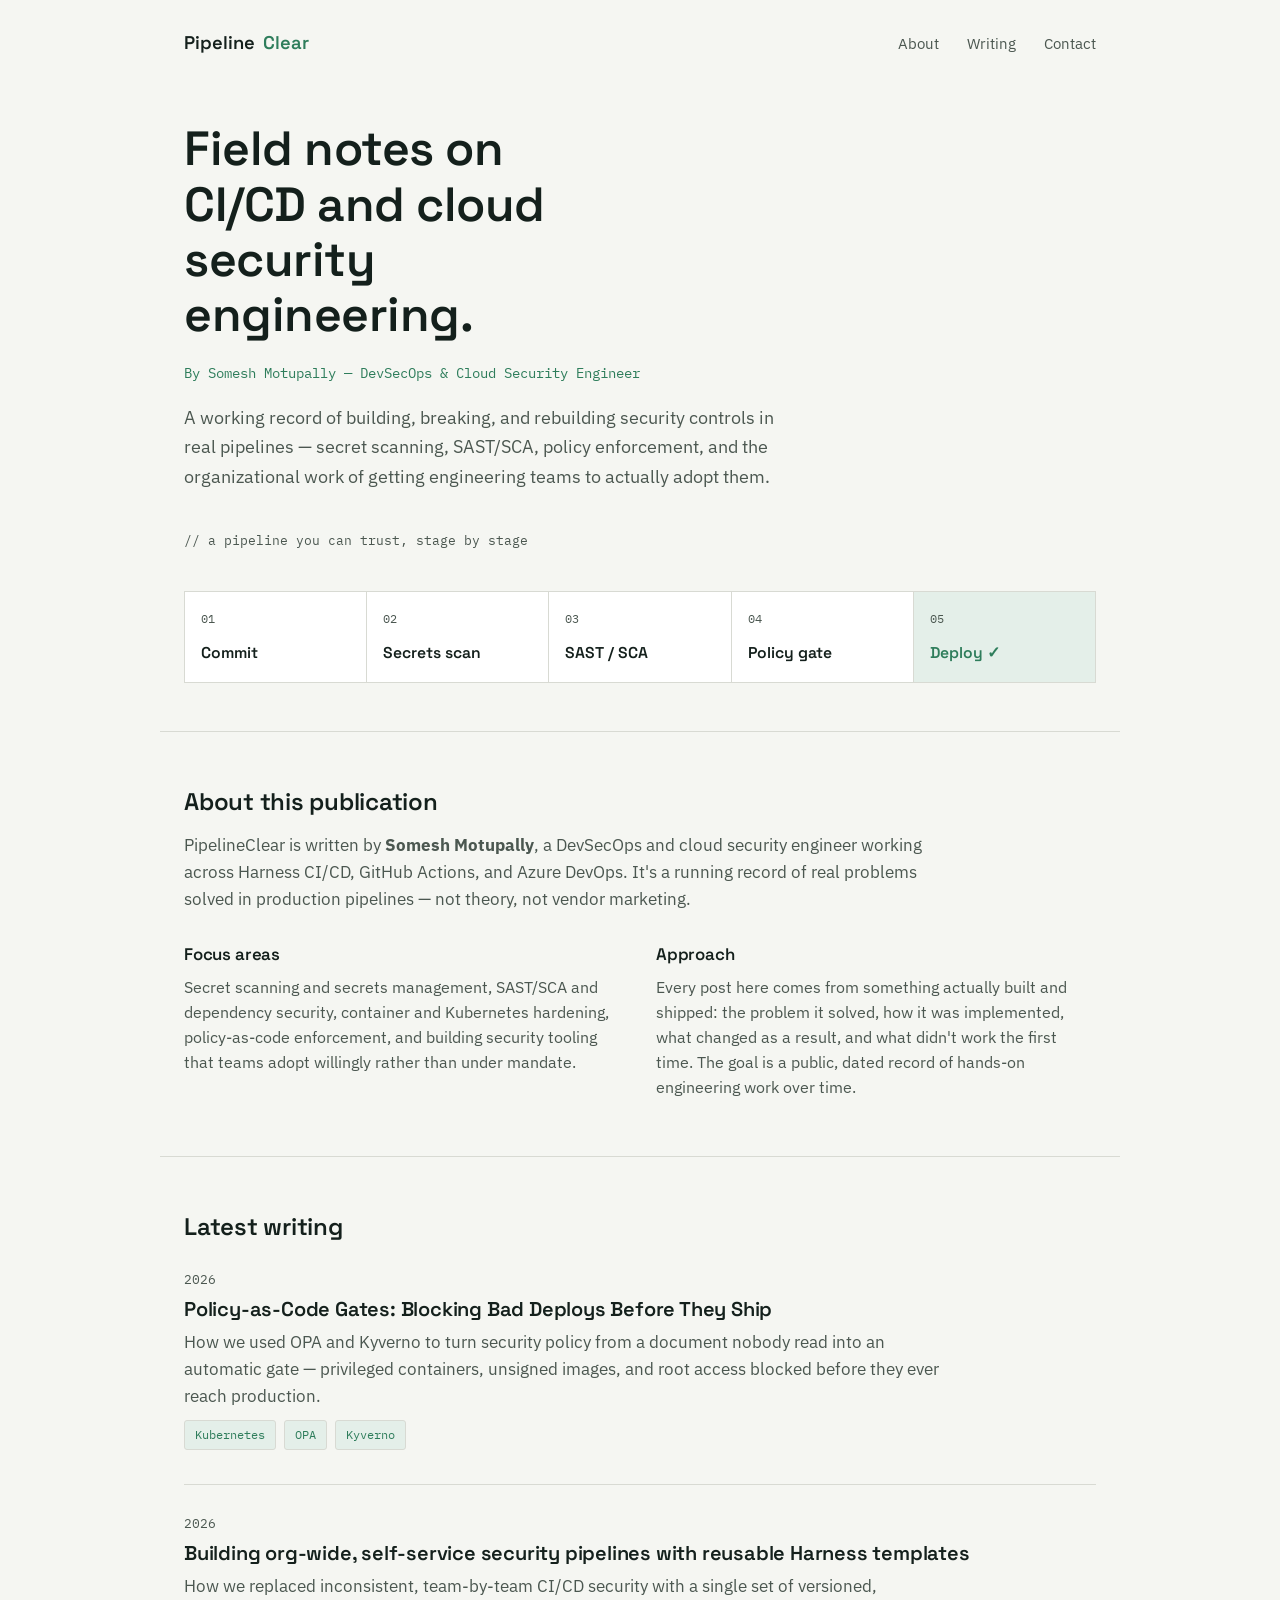
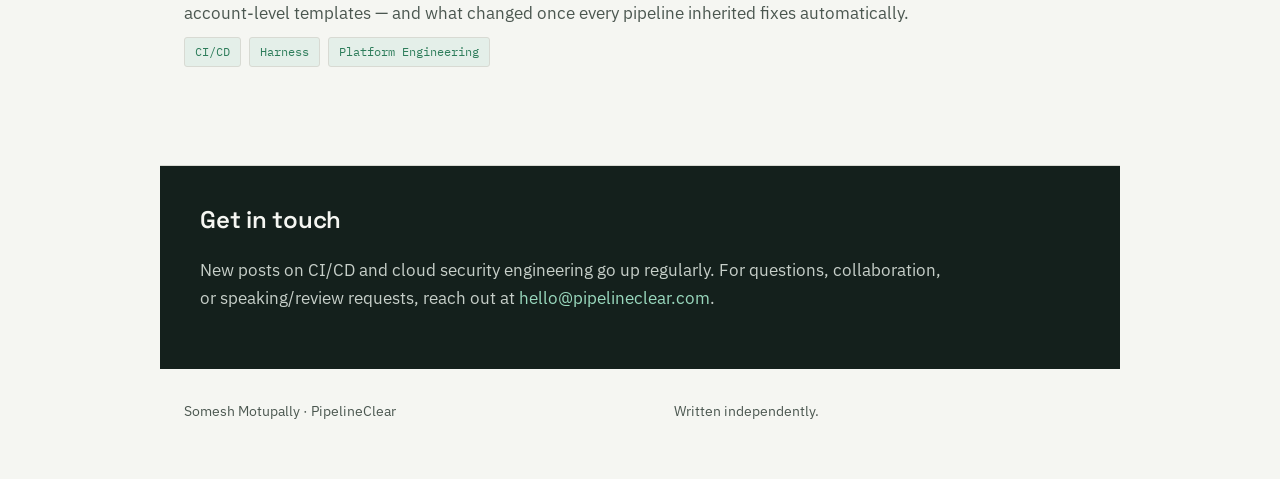
<file: index.html>
<!DOCTYPE html>
<html lang="en">
<head>
<meta charset="UTF-8">
<meta name="viewport" content="width=device-width, initial-scale=1.0">
<title>PipelineClear — Notes on CI/CD & Cloud Security Engineering</title>
<meta name="description" content="PipelineClear is a technical publication on CI/CD and cloud security engineering, written by Somesh Motupally, a DevSecOps practitioner working across Harness, GitHub Actions, and Azure DevOps.">
<meta name="author" content="Somesh Motupally">
<meta property="og:type" content="website">
<meta property="og:title" content="PipelineClear — Notes on CI/CD & Cloud Security Engineering">
<meta property="og:description" content="Field notes on CI/CD and cloud security engineering, written by Somesh Motupally — covering secret scanning, policy-as-code, and platform security tooling.">
<meta property="og:url" content="https://pipelineclear.com/">
<meta property="og:image" content="https://pipelineclear.com/og-image.png">
<meta name="twitter:card" content="summary_large_image">
<meta name="twitter:title" content="PipelineClear — Notes on CI/CD & Cloud Security Engineering">
<meta name="twitter:description" content="Field notes on CI/CD and cloud security engineering, written by Somesh Motupally — covering secret scanning, policy-as-code, and platform security tooling.">
<meta name="twitter:image" content="https://pipelineclear.com/og-image.png">
<link rel="preconnect" href="https://fonts.googleapis.com">
<link rel="preconnect" href="https://fonts.gstatic.com" crossorigin>
<link href="https://fonts.googleapis.com/css2?family=IBM+Plex+Mono:wght@400;500&family=IBM+Plex+Sans:wght@400;500&family=Space+Grotesk:wght@500;600&display=swap" rel="stylesheet">
<link rel="icon" type="image/svg+xml" href="/favicon.svg">
<link rel="icon" type="image/png" sizes="32x32" href="/favicon-32.png">
<link rel="icon" type="image/png" sizes="16x16" href="/favicon-16.png">
<link rel="alternate icon" href="/favicon.ico">
<link rel="apple-touch-icon" href="/apple-touch-icon.png">
<link rel="stylesheet" href="/style.css">
</head>
<body>

<header class="site-header">
  <a class="brand" href="/">Pipeline<span class="dot">Clear</span></a>
  <nav class="site-nav">
    <a href="/#about">About</a>
    <a href="/blog/">Writing</a>
    <a href="mailto:hello@pipelineclear.com">Contact</a>
  </nav>
</header>

<section class="hero">
  <h1>Field notes on CI/CD and cloud security engineering.</h1>
  <p class="byline">By Somesh Motupally — DevSecOps &amp; Cloud Security Engineer</p>
  <p class="lede">A working record of building, breaking, and rebuilding security controls in real pipelines — secret scanning, SAST/SCA, policy enforcement, and the organizational work of getting engineering teams to actually adopt them.</p>

  <p class="pipeline-caption">// a pipeline you can trust, stage by stage</p>
  <div class="pipeline">
    <div class="stage"><span class="n">01</span><span class="label">Commit</span></div>
    <div class="stage"><span class="n">02</span><span class="label">Secrets scan</span></div>
    <div class="stage"><span class="n">03</span><span class="label">SAST / SCA</span></div>
    <div class="stage"><span class="n">04</span><span class="label">Policy gate</span></div>
    <div class="stage clear"><span class="n">05</span><span class="label">Deploy</span></div>
  </div>
</section>

<section class="section" id="about">
  <h2>About this publication</h2>
  <p class="intro">PipelineClear is written by <strong>Somesh Motupally</strong>, a DevSecOps and cloud security engineer working across Harness CI/CD, GitHub Actions, and Azure DevOps. It's a running record of real problems solved in production pipelines — not theory, not vendor marketing.</p>

  <div class="about-grid">
    <div>
      <h3>Focus areas</h3>
      <p>Secret scanning and secrets management, SAST/SCA and dependency security, container and Kubernetes hardening, policy-as-code enforcement, and building security tooling that teams adopt willingly rather than under mandate.</p>
    </div>
    <div>
      <h3>Approach</h3>
      <p>Every post here comes from something actually built and shipped: the problem it solved, how it was implemented, what changed as a result, and what didn't work the first time. The goal is a public, dated record of hands-on engineering work over time.</p>
    </div>
  </div>
</section>

<section class="section">
  <h2>Latest writing</h2>
  <ul class="post-list">
    <li class="post-item">
      <span class="date">2026</span>
      <h3><a href="/blog/policy-as-code-gates.html">Policy-as-Code Gates: Blocking Bad Deploys Before They Ship</a></h3>
      <p>How we used OPA and Kyverno to turn security policy from a document nobody read into an automatic gate — privileged containers, unsigned images, and root access blocked before they ever reach production.</p>
      <div class="tags"><span class="tag">Kubernetes</span><span class="tag">OPA</span><span class="tag">Kyverno</span></div>
    </li>
    <li class="post-item">
      <span class="date">2026</span>
      <h3><a href="/blog/cicd-security-templates.html">Building org-wide, self-service security pipelines with reusable Harness templates</a></h3>
      <p>How we replaced inconsistent, team-by-team CI/CD security with a single set of versioned, account-level templates — and what changed once every pipeline inherited fixes automatically.</p>
      <div class="tags"><span class="tag">CI/CD</span><span class="tag">Harness</span><span class="tag">Platform Engineering</span></div>
    </li>
  </ul>
</section>

<section class="cta-box section">
  <h2>Get in touch</h2>
  <p>New posts on CI/CD and cloud security engineering go up regularly. For questions, collaboration, or speaking/review requests, reach out at <a href="mailto:hello@pipelineclear.com">hello@pipelineclear.com</a>.</p>
</section>

<footer class="site-footer">
  <span>Somesh Motupally · PipelineClear</span>
  <span>Written independently.</span>
  <span class="visit-counter"></span>
</footer>


<script>
  var t = setInterval(function() {
    if (window.goatcounter && window.goatcounter.visit_count) {
      clearInterval(t)
      window.goatcounter.visit_count({append: '.visit-counter', type: 'html', no_branding: true})
    }
  }, 100)
</script>
<script data-goatcounter="https://someshmotupally.goatcounter.com/count"
        async src="//gc.zgo.at/count.js"></script>
</body>
</html>
</file>
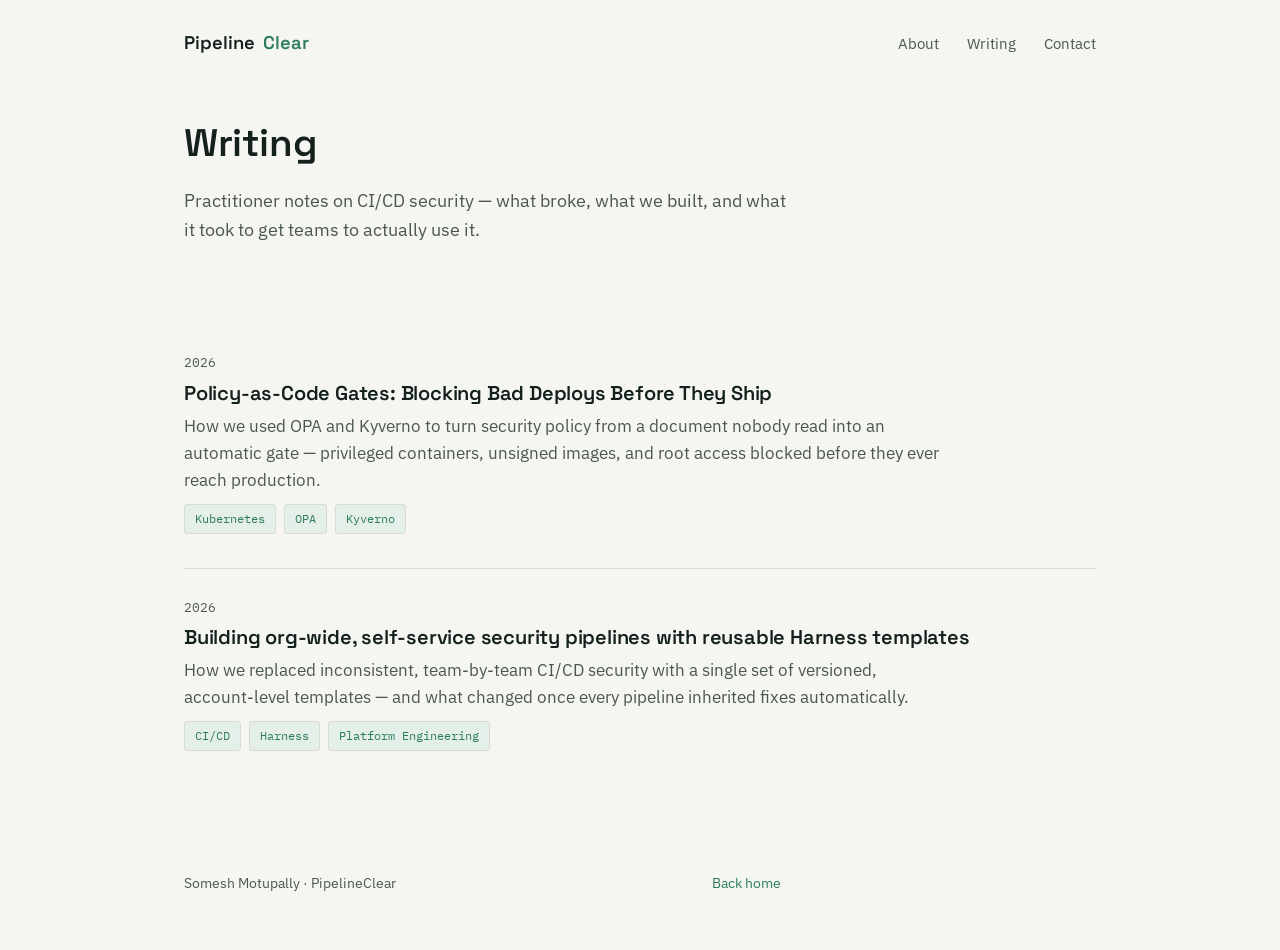
<file: blog/index.html>
<!DOCTYPE html>
<html lang="en">
<head>
<meta charset="UTF-8">
<meta name="viewport" content="width=device-width, initial-scale=1.0">
<title>Writing — PipelineClear</title>
<meta name="description" content="Field notes on CI/CD security engineering from PipelineClear, written by Somesh Motupally.">
<meta name="author" content="Somesh Motupally">
<meta property="og:type" content="website">
<meta property="og:title" content="Writing — PipelineClear">
<meta property="og:description" content="Field notes on CI/CD security engineering from PipelineClear, written by Somesh Motupally.">
<meta property="og:url" content="https://pipelineclear.com/blog/">
<meta property="og:image" content="https://pipelineclear.com/og-image.png">
<meta name="twitter:card" content="summary_large_image">
<meta name="twitter:title" content="Writing — PipelineClear">
<meta name="twitter:description" content="Field notes on CI/CD security engineering from PipelineClear, written by Somesh Motupally.">
<meta name="twitter:image" content="https://pipelineclear.com/og-image.png">
<link rel="preconnect" href="https://fonts.googleapis.com">
<link rel="preconnect" href="https://fonts.gstatic.com" crossorigin>
<link href="https://fonts.googleapis.com/css2?family=IBM+Plex+Mono:wght@400;500&family=IBM+Plex+Sans:wght@400;500&family=Space+Grotesk:wght@500;600&display=swap" rel="stylesheet">
<link rel="icon" type="image/svg+xml" href="/favicon.svg">
<link rel="icon" type="image/png" sizes="32x32" href="/favicon-32.png">
<link rel="icon" type="image/png" sizes="16x16" href="/favicon-16.png">
<link rel="alternate icon" href="/favicon.ico">
<link rel="apple-touch-icon" href="/apple-touch-icon.png">
<link rel="stylesheet" href="/style.css">
</head>
<body>

<header class="site-header">
  <a class="brand" href="/">Pipeline<span class="dot">Clear</span></a>
  <nav class="site-nav">
    <a href="/#about">About</a>
    <a href="/blog/">Writing</a>
    <a href="mailto:hello@pipelineclear.com">Contact</a>
  </nav>
</header>

<section class="hero" style="padding-bottom: 8px;">
  <h1 style="font-size: clamp(1.8rem, 3.5vw, 2.4rem);">Writing</h1>
  <p class="lede">Practitioner notes on CI/CD security — what broke, what we built, and what it took to get teams to actually use it.</p>
</section>

<section class="section" style="border-top: none;">
  <ul class="post-list">
    <li class="post-item">
      <span class="date">2026</span>
      <h3><a href="/blog/policy-as-code-gates.html">Policy-as-Code Gates: Blocking Bad Deploys Before They Ship</a></h3>
      <p>How we used OPA and Kyverno to turn security policy from a document nobody read into an automatic gate — privileged containers, unsigned images, and root access blocked before they ever reach production.</p>
      <div class="tags"><span class="tag">Kubernetes</span><span class="tag">OPA</span><span class="tag">Kyverno</span></div>
    </li>
    <li class="post-item">
      <span class="date">2026</span>
      <h3><a href="/blog/cicd-security-templates.html">Building org-wide, self-service security pipelines with reusable Harness templates</a></h3>
      <p>How we replaced inconsistent, team-by-team CI/CD security with a single set of versioned, account-level templates — and what changed once every pipeline inherited fixes automatically.</p>
      <div class="tags"><span class="tag">CI/CD</span><span class="tag">Harness</span><span class="tag">Platform Engineering</span></div>
    </li>
  </ul>
</section>

<footer class="site-footer">
  <span>Somesh Motupally · PipelineClear</span>
  <span><a href="/">Back home</a></span>
  <span class="visit-counter"></span>
</footer>


<script>
  var t = setInterval(function() {
    if (window.goatcounter && window.goatcounter.visit_count) {
      clearInterval(t)
      window.goatcounter.visit_count({append: '.visit-counter', type: 'html', no_branding: true})
    }
  }, 100)
</script>
<script data-goatcounter="https://someshmotupally.goatcounter.com/count"
        async src="//gc.zgo.at/count.js"></script>
</body>
</html>
</file>
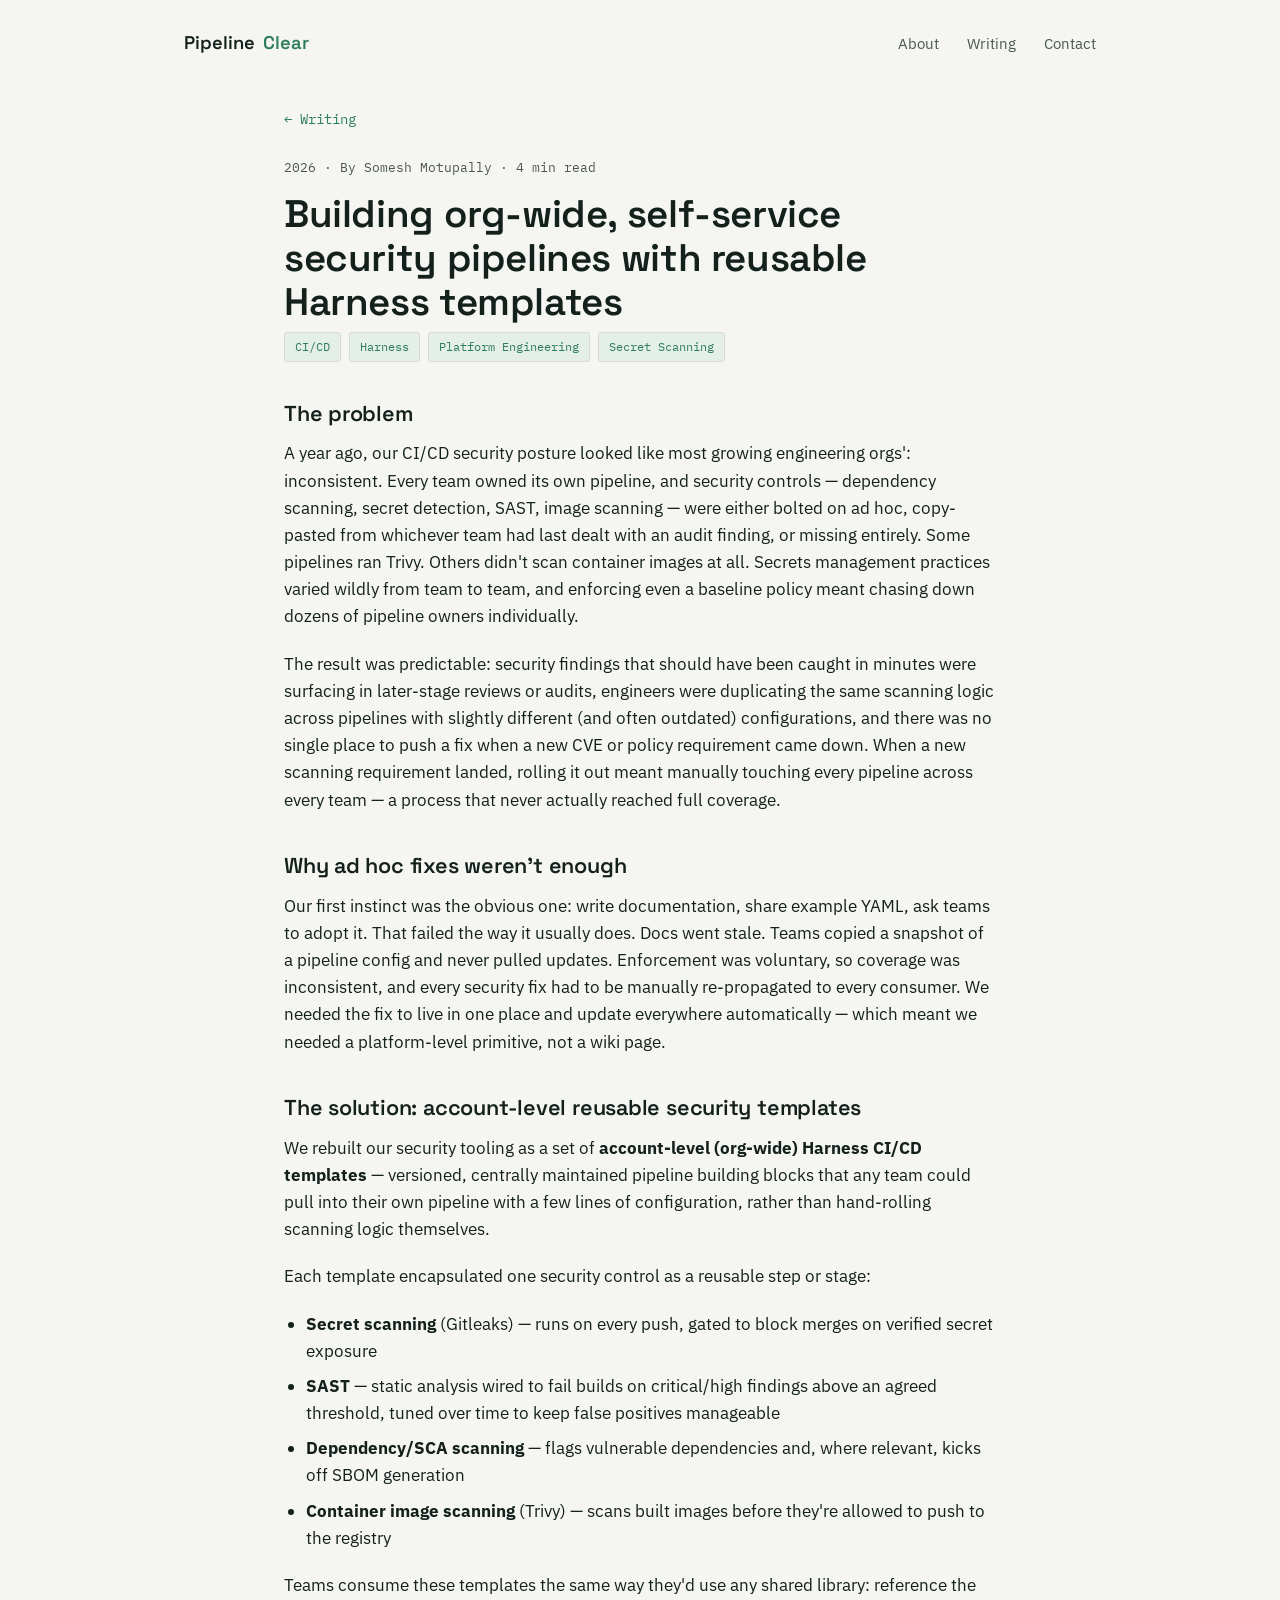
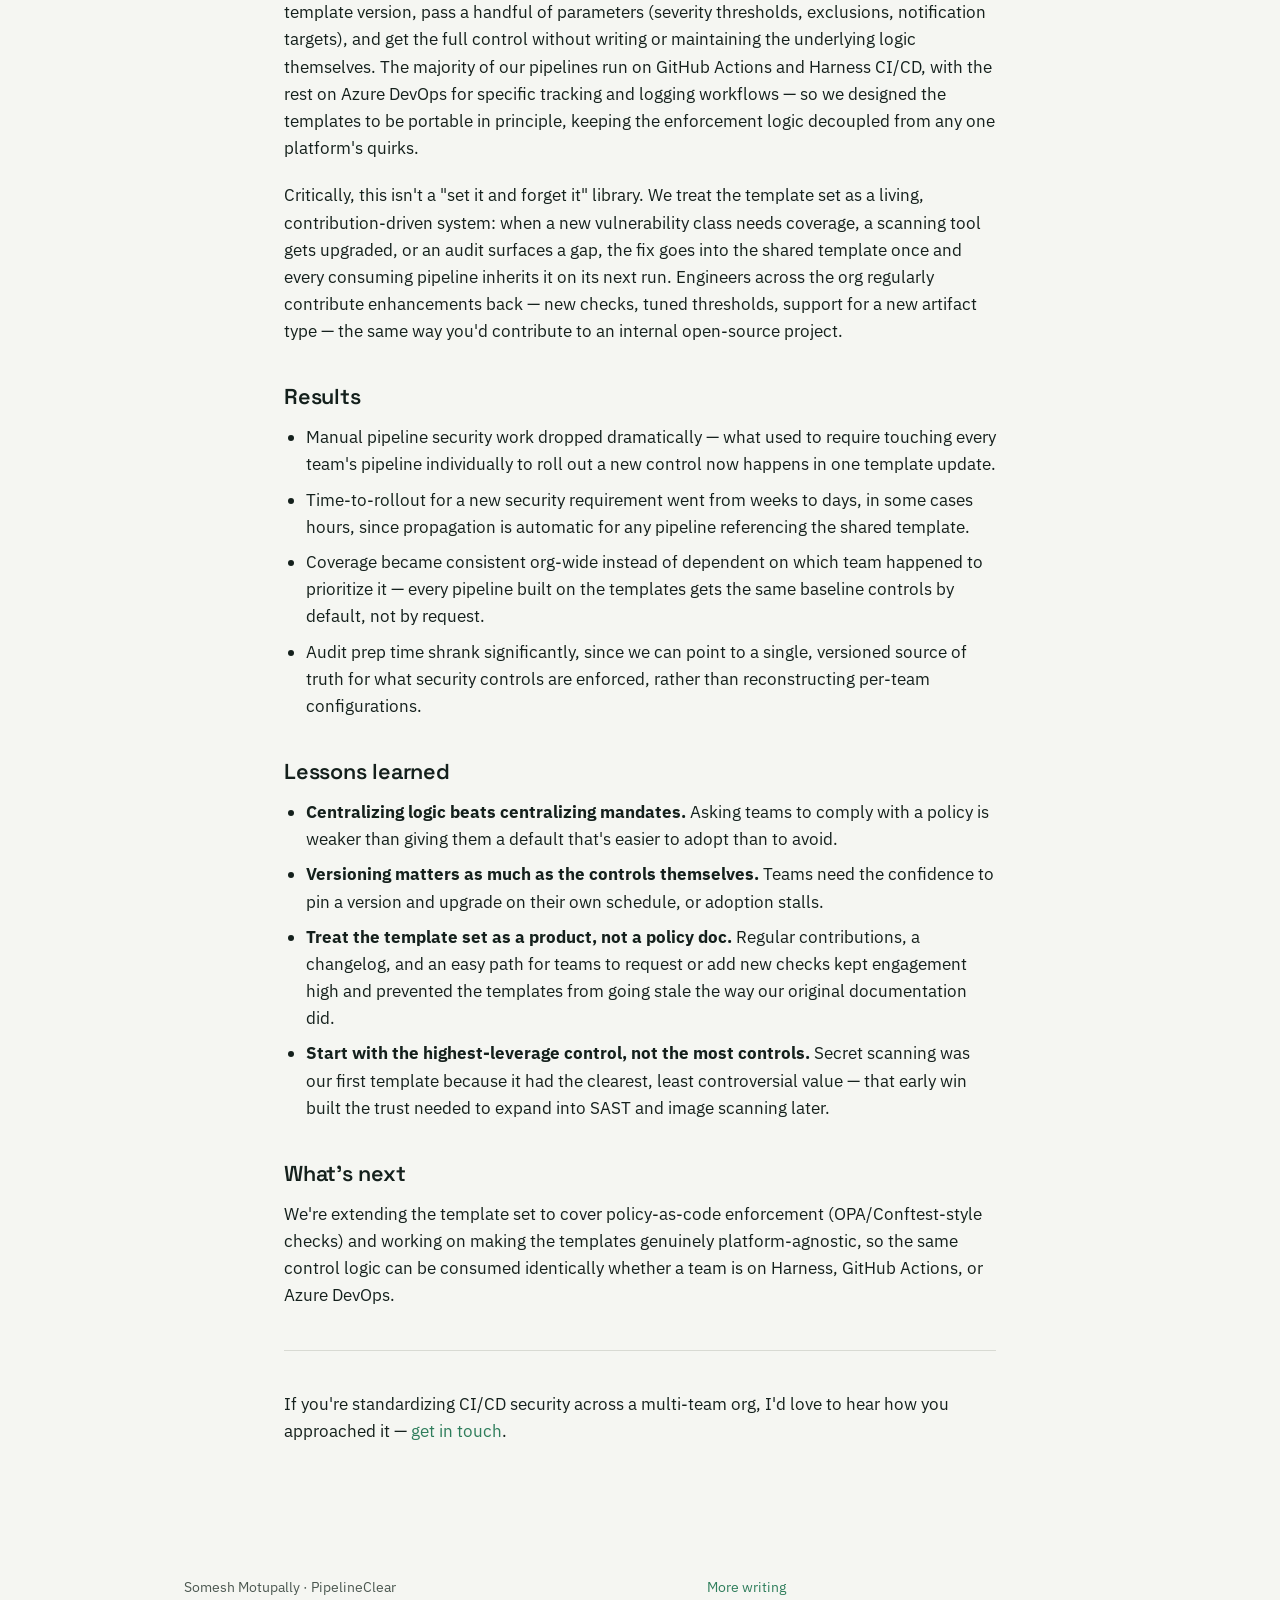
<file: blog/cicd-security-templates.html>
<!DOCTYPE html>
<html lang="en">
<head>
<meta charset="UTF-8">
<meta name="viewport" content="width=device-width, initial-scale=1.0">
<title>Building org-wide, self-service security pipelines with reusable Harness templates — PipelineClear</title>
<meta name="description" content="How we replaced inconsistent, team-by-team CI/CD security with versioned, account-level Harness templates that every pipeline inherits automatically.">
<meta name="author" content="Somesh Motupally">
<meta property="og:type" content="article">
<meta property="og:title" content="Building org-wide, self-service security pipelines with reusable Harness templates">
<meta property="og:description" content="How we replaced inconsistent, team-by-team CI/CD security with versioned, account-level Harness templates that every pipeline inherits automatically.">
<meta property="og:url" content="https://pipelineclear.com/blog/cicd-security-templates.html">
<meta property="og:image" content="https://pipelineclear.com/og-image.png">
<meta property="article:author" content="Somesh Motupally">
<meta property="article:published_time" content="2026-09-09T09:00:00-05:00">
<meta name="twitter:card" content="summary_large_image">
<meta name="twitter:title" content="Building org-wide, self-service security pipelines with reusable Harness templates">
<meta name="twitter:description" content="How we replaced inconsistent, team-by-team CI/CD security with versioned, account-level Harness templates that every pipeline inherits automatically.">
<meta name="twitter:image" content="https://pipelineclear.com/og-image.png">
<link rel="preconnect" href="https://fonts.googleapis.com">
<link rel="preconnect" href="https://fonts.gstatic.com" crossorigin>
<link href="https://fonts.googleapis.com/css2?family=IBM+Plex+Mono:wght@400;500&family=IBM+Plex+Sans:wght@400;500&family=Space+Grotesk:wght@500;600&display=swap" rel="stylesheet">
<link rel="icon" type="image/svg+xml" href="/favicon.svg">
<link rel="icon" type="image/png" sizes="32x32" href="/favicon-32.png">
<link rel="icon" type="image/png" sizes="16x16" href="/favicon-16.png">
<link rel="alternate icon" href="/favicon.ico">
<link rel="apple-touch-icon" href="/apple-touch-icon.png">
<link rel="stylesheet" href="/style.css">
</head>
<body>

<header class="site-header">
  <a class="brand" href="/">Pipeline<span class="dot">Clear</span></a>
  <nav class="site-nav">
    <a href="/#about">About</a>
    <a href="/blog/">Writing</a>
    <a href="mailto:hello@pipelineclear.com">Contact</a>
  </nav>
</header>

<article class="article">
  <a class="back" href="/blog/">← Writing</a>
  <p class="meta">2026 · By Somesh Motupally · 4 min read</p>
  <h1>Building org-wide, self-service security pipelines with reusable Harness templates</h1>
  <div class="tags">
    <span class="tag">CI/CD</span>
    <span class="tag">Harness</span>
    <span class="tag">Platform Engineering</span>
    <span class="tag">Secret Scanning</span>
  </div>

  <h2>The problem</h2>
  <p>A year ago, our CI/CD security posture looked like most growing engineering orgs': inconsistent. Every team owned its own pipeline, and security controls — dependency scanning, secret detection, SAST, image scanning — were either bolted on ad hoc, copy-pasted from whichever team had last dealt with an audit finding, or missing entirely. Some pipelines ran Trivy. Others didn't scan container images at all. Secrets management practices varied wildly from team to team, and enforcing even a baseline policy meant chasing down dozens of pipeline owners individually.</p>
  <p>The result was predictable: security findings that should have been caught in minutes were surfacing in later-stage reviews or audits, engineers were duplicating the same scanning logic across pipelines with slightly different (and often outdated) configurations, and there was no single place to push a fix when a new CVE or policy requirement came down. When a new scanning requirement landed, rolling it out meant manually touching every pipeline across every team — a process that never actually reached full coverage.</p>

  <h2>Why ad hoc fixes weren't enough</h2>
  <p>Our first instinct was the obvious one: write documentation, share example YAML, ask teams to adopt it. That failed the way it usually does. Docs went stale. Teams copied a snapshot of a pipeline config and never pulled updates. Enforcement was voluntary, so coverage was inconsistent, and every security fix had to be manually re-propagated to every consumer. We needed the fix to live in one place and update everywhere automatically — which meant we needed a platform-level primitive, not a wiki page.</p>

  <h2>The solution: account-level reusable security templates</h2>
  <p>We rebuilt our security tooling as a set of <strong>account-level (org-wide) Harness CI/CD templates</strong> — versioned, centrally maintained pipeline building blocks that any team could pull into their own pipeline with a few lines of configuration, rather than hand-rolling scanning logic themselves.</p>
  <p>Each template encapsulated one security control as a reusable step or stage:</p>
  <ul>
    <li><strong>Secret scanning</strong> (Gitleaks) — runs on every push, gated to block merges on verified secret exposure</li>
    <li><strong>SAST</strong> — static analysis wired to fail builds on critical/high findings above an agreed threshold, tuned over time to keep false positives manageable</li>
    <li><strong>Dependency/SCA scanning</strong> — flags vulnerable dependencies and, where relevant, kicks off SBOM generation</li>
    <li><strong>Container image scanning</strong> (Trivy) — scans built images before they're allowed to push to the registry</li>
  </ul>
  <p>Teams consume these templates the same way they'd use any shared library: reference the template version, pass a handful of parameters (severity thresholds, exclusions, notification targets), and get the full control without writing or maintaining the underlying logic themselves. The majority of our pipelines run on GitHub Actions and Harness CI/CD, with the rest on Azure DevOps for specific tracking and logging workflows — so we designed the templates to be portable in principle, keeping the enforcement logic decoupled from any one platform's quirks.</p>
  <p>Critically, this isn't a "set it and forget it" library. We treat the template set as a living, contribution-driven system: when a new vulnerability class needs coverage, a scanning tool gets upgraded, or an audit surfaces a gap, the fix goes into the shared template once and every consuming pipeline inherits it on its next run. Engineers across the org regularly contribute enhancements back — new checks, tuned thresholds, support for a new artifact type — the same way you'd contribute to an internal open-source project.</p>

  <h2>Results</h2>
  <ul>
    <li>Manual pipeline security work dropped dramatically — what used to require touching every team's pipeline individually to roll out a new control now happens in one template update.</li>
    <li>Time-to-rollout for a new security requirement went from weeks to days, in some cases hours, since propagation is automatic for any pipeline referencing the shared template.</li>
    <li>Coverage became consistent org-wide instead of dependent on which team happened to prioritize it — every pipeline built on the templates gets the same baseline controls by default, not by request.</li>
    <li>Audit prep time shrank significantly, since we can point to a single, versioned source of truth for what security controls are enforced, rather than reconstructing per-team configurations.</li>
  </ul>

  <h2>Lessons learned</h2>
  <ul>
    <li><strong>Centralizing logic beats centralizing mandates.</strong> Asking teams to comply with a policy is weaker than giving them a default that's easier to adopt than to avoid.</li>
    <li><strong>Versioning matters as much as the controls themselves.</strong> Teams need the confidence to pin a version and upgrade on their own schedule, or adoption stalls.</li>
    <li><strong>Treat the template set as a product, not a policy doc.</strong> Regular contributions, a changelog, and an easy path for teams to request or add new checks kept engagement high and prevented the templates from going stale the way our original documentation did.</li>
    <li><strong>Start with the highest-leverage control, not the most controls.</strong> Secret scanning was our first template because it had the clearest, least controversial value — that early win built the trust needed to expand into SAST and image scanning later.</li>
  </ul>

  <h2>What's next</h2>
  <p>We're extending the template set to cover policy-as-code enforcement (OPA/Conftest-style checks) and working on making the templates genuinely platform-agnostic, so the same control logic can be consumed identically whether a team is on Harness, GitHub Actions, or Azure DevOps.</p>

  <hr>
  <p>If you're standardizing CI/CD security across a multi-team org, I'd love to hear how you approached it — <a href="mailto:hello@pipelineclear.com">get in touch</a>.</p>
</article>

<footer class="site-footer">
  <span>Somesh Motupally · PipelineClear</span>
  <span><a href="/blog/">More writing</a></span>
  <span class="visit-counter"></span>
</footer>


<script>
  var t = setInterval(function() {
    if (window.goatcounter && window.goatcounter.visit_count) {
      clearInterval(t)
      window.goatcounter.visit_count({append: '.visit-counter', type: 'html', no_branding: true})
    }
  }, 100)
</script>
<script data-goatcounter="https://someshmotupally.goatcounter.com/count"
        async src="//gc.zgo.at/count.js"></script>
</body>
</html>
</file>
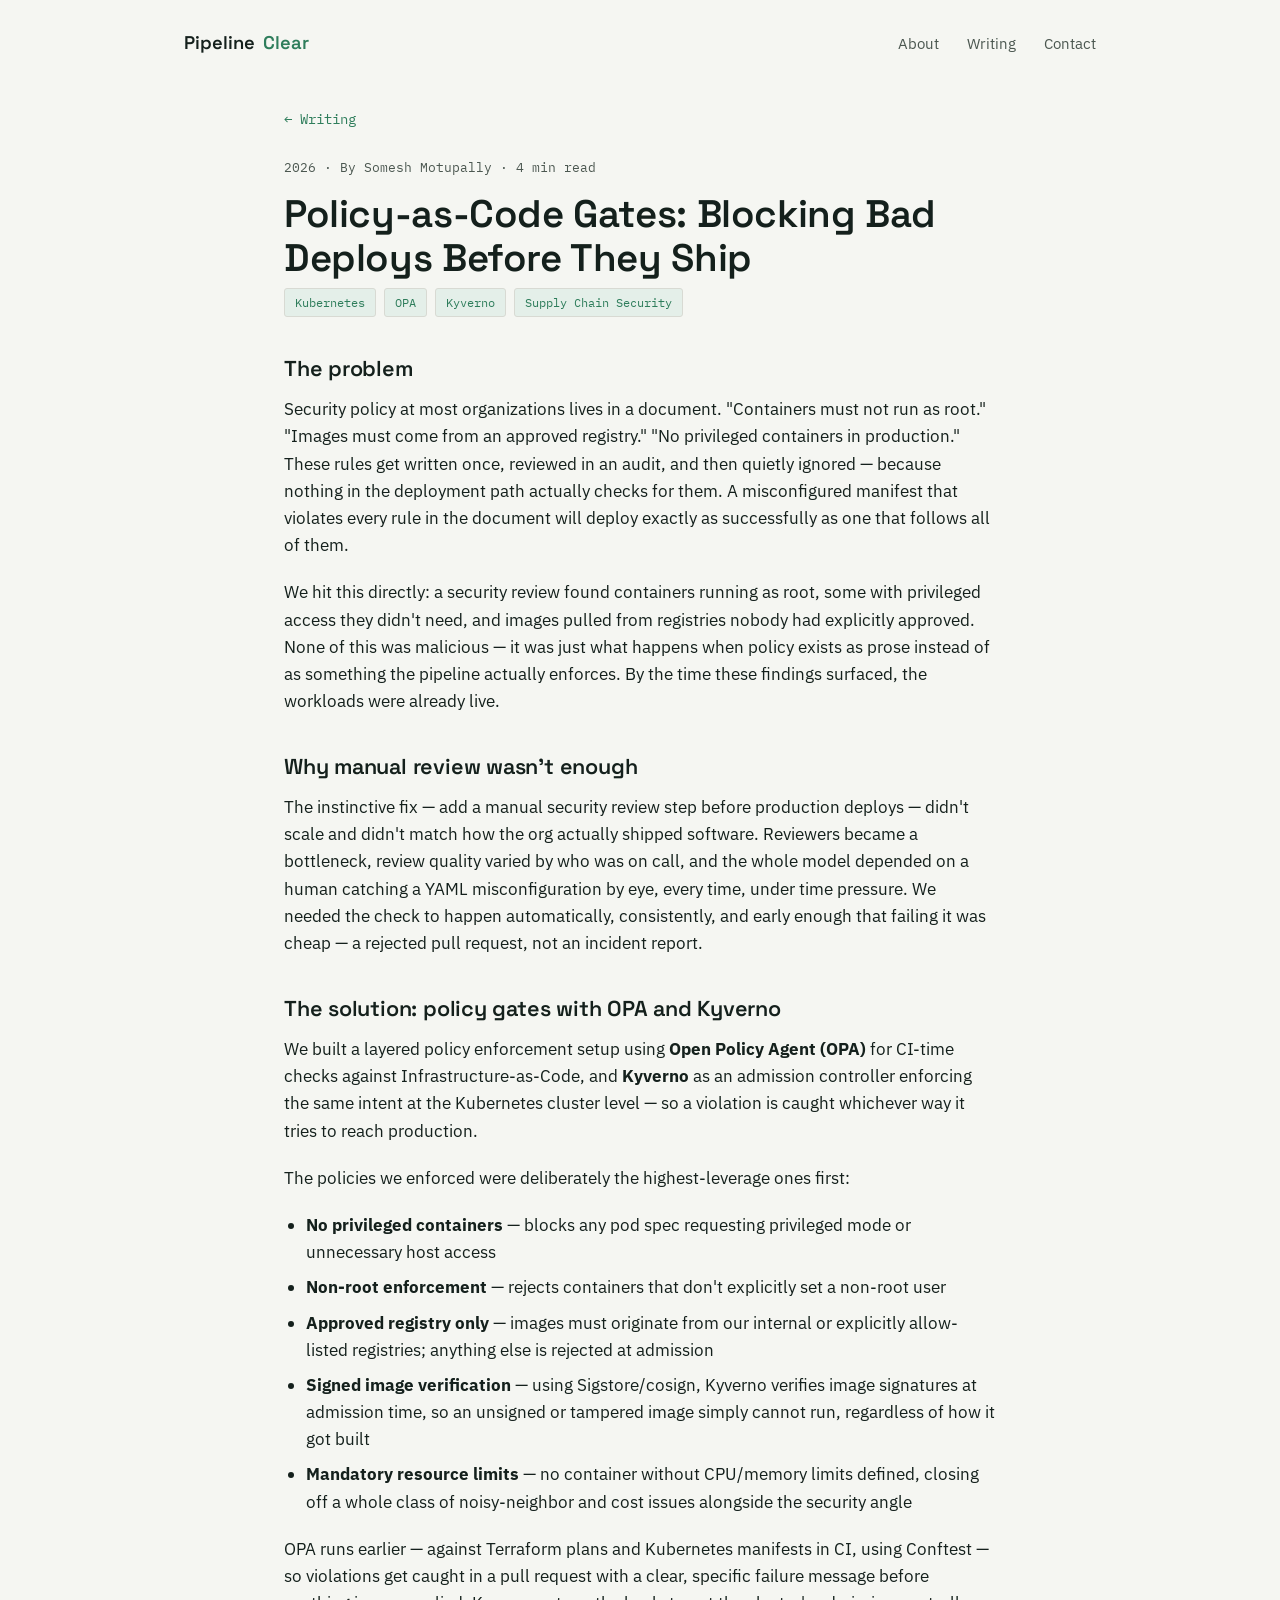
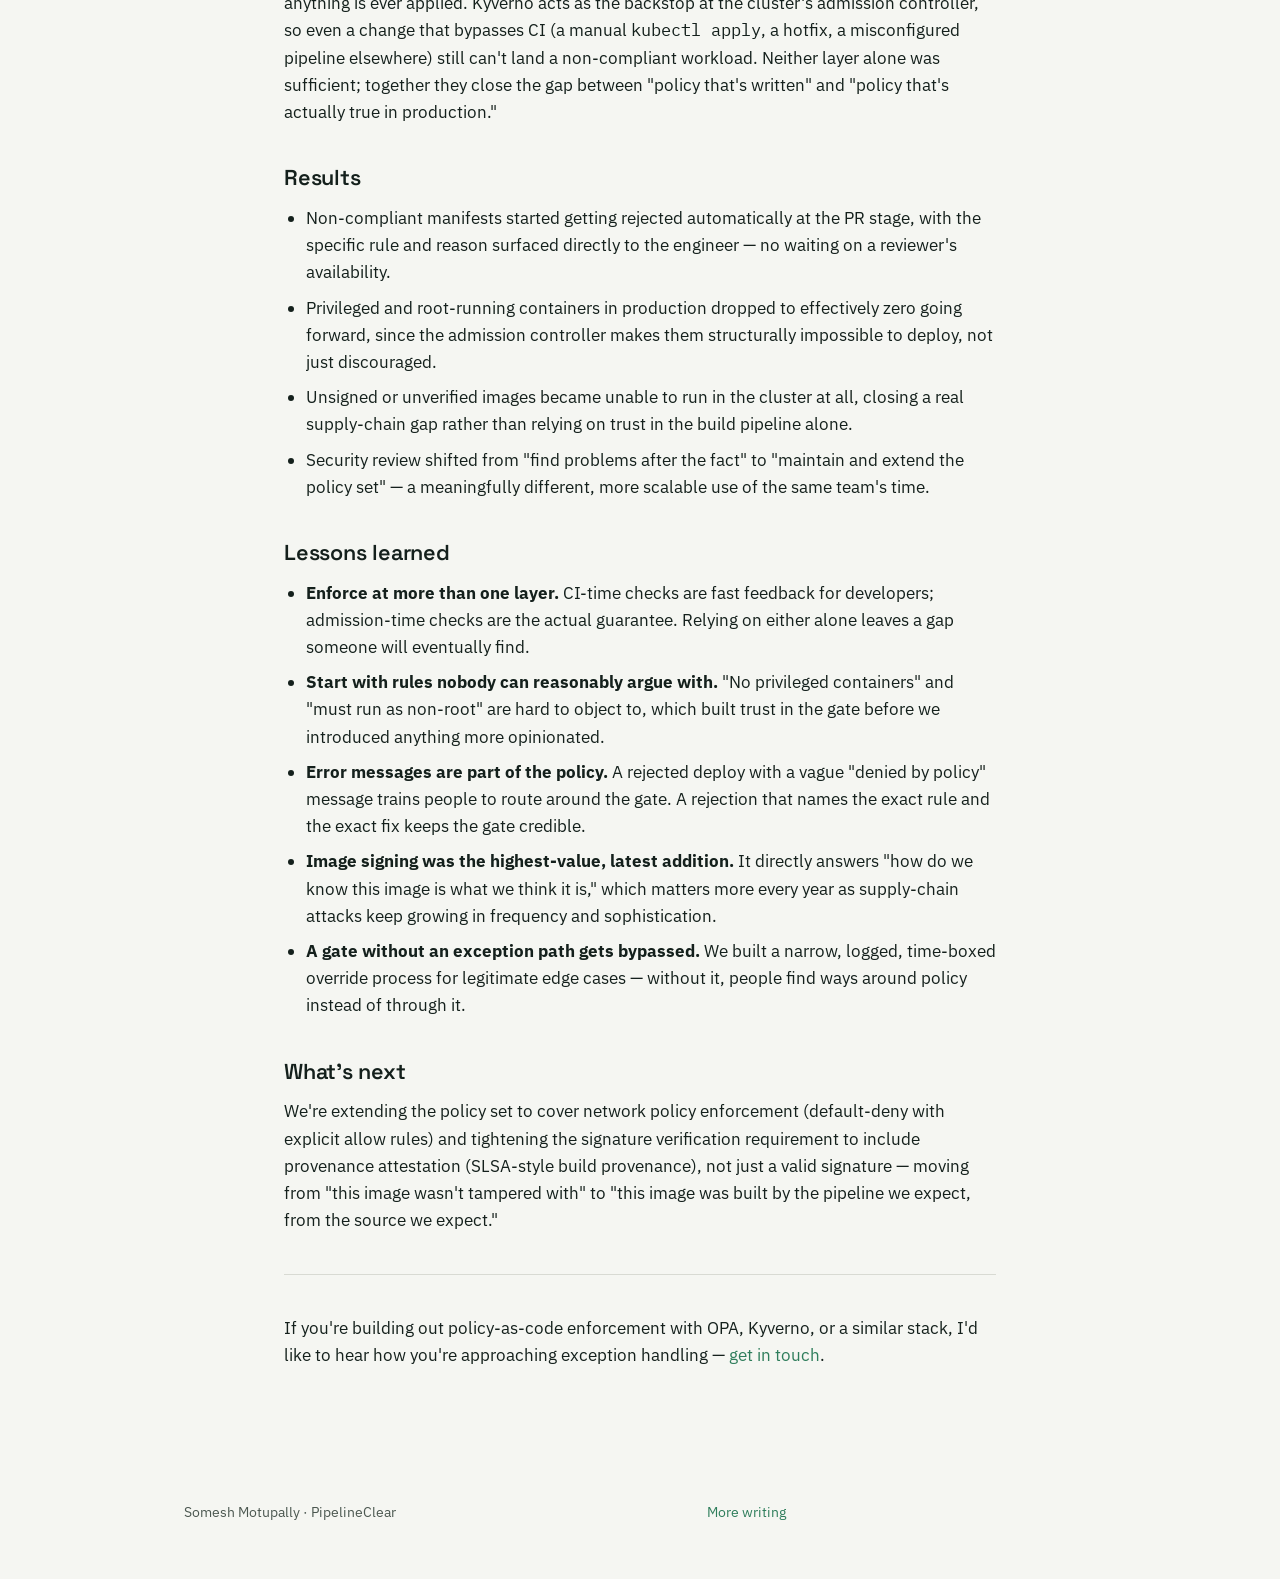
<file: blog/policy-as-code-gates.html>
<!DOCTYPE html>
<html lang="en">
<head>
<meta charset="UTF-8">
<meta name="viewport" content="width=device-width, initial-scale=1.0">
<title>Policy-as-Code Gates: Blocking Bad Deploys Before They Ship — PipelineClear</title>
<meta name="description" content="How we used OPA and Kyverno to turn security policy from a document nobody read into an automatic gate that blocks non-compliant deploys.">
<meta name="author" content="Somesh Motupally">
<meta property="og:type" content="article">
<meta property="og:title" content="Policy-as-Code Gates: Blocking Bad Deploys Before They Ship">
<meta property="og:description" content="How we used OPA and Kyverno to turn security policy from a document nobody read into an automatic gate that blocks non-compliant deploys.">
<meta property="og:url" content="https://pipelineclear.com/blog/policy-as-code-gates.html">
<meta property="og:image" content="https://pipelineclear.com/og-image.png">
<meta property="article:author" content="Somesh Motupally">
<meta property="article:published_time" content="2026-09-10T09:00:00-05:00">
<meta name="twitter:card" content="summary_large_image">
<meta name="twitter:title" content="Policy-as-Code Gates: Blocking Bad Deploys Before They Ship">
<meta name="twitter:description" content="How we used OPA and Kyverno to turn security policy from a document nobody read into an automatic gate that blocks non-compliant deploys.">
<meta name="twitter:image" content="https://pipelineclear.com/og-image.png">
<link rel="preconnect" href="https://fonts.googleapis.com">
<link rel="preconnect" href="https://fonts.gstatic.com" crossorigin>
<link href="https://fonts.googleapis.com/css2?family=IBM+Plex+Mono:wght@400;500&family=IBM+Plex+Sans:wght@400;500&family=Space+Grotesk:wght@500;600&display=swap" rel="stylesheet">
<link rel="icon" type="image/svg+xml" href="/favicon.svg">
<link rel="icon" type="image/png" sizes="32x32" href="/favicon-32.png">
<link rel="icon" type="image/png" sizes="16x16" href="/favicon-16.png">
<link rel="alternate icon" href="/favicon.ico">
<link rel="apple-touch-icon" href="/apple-touch-icon.png">
<link rel="stylesheet" href="/style.css">
</head>
<body>

<header class="site-header">
  <a class="brand" href="/">Pipeline<span class="dot">Clear</span></a>
  <nav class="site-nav">
    <a href="/#about">About</a>
    <a href="/blog/">Writing</a>
    <a href="mailto:hello@pipelineclear.com">Contact</a>
  </nav>
</header>

<article class="article">
  <a class="back" href="/blog/">← Writing</a>
  <p class="meta">2026 · By Somesh Motupally · 4 min read</p>
  <h1>Policy-as-Code Gates: Blocking Bad Deploys Before They Ship</h1>
  <div class="tags">
    <span class="tag">Kubernetes</span>
    <span class="tag">OPA</span>
    <span class="tag">Kyverno</span>
    <span class="tag">Supply Chain Security</span>
  </div>

  <h2>The problem</h2>
  <p>Security policy at most organizations lives in a document. "Containers must not run as root." "Images must come from an approved registry." "No privileged containers in production." These rules get written once, reviewed in an audit, and then quietly ignored — because nothing in the deployment path actually checks for them. A misconfigured manifest that violates every rule in the document will deploy exactly as successfully as one that follows all of them.</p>
  <p>We hit this directly: a security review found containers running as root, some with privileged access they didn't need, and images pulled from registries nobody had explicitly approved. None of this was malicious — it was just what happens when policy exists as prose instead of as something the pipeline actually enforces. By the time these findings surfaced, the workloads were already live.</p>

  <h2>Why manual review wasn't enough</h2>
  <p>The instinctive fix — add a manual security review step before production deploys — didn't scale and didn't match how the org actually shipped software. Reviewers became a bottleneck, review quality varied by who was on call, and the whole model depended on a human catching a YAML misconfiguration by eye, every time, under time pressure. We needed the check to happen automatically, consistently, and early enough that failing it was cheap — a rejected pull request, not an incident report.</p>

  <h2>The solution: policy gates with OPA and Kyverno</h2>
  <p>We built a layered policy enforcement setup using <strong>Open Policy Agent (OPA)</strong> for CI-time checks against Infrastructure-as-Code, and <strong>Kyverno</strong> as an admission controller enforcing the same intent at the Kubernetes cluster level — so a violation is caught whichever way it tries to reach production.</p>

  <p>The policies we enforced were deliberately the highest-leverage ones first:</p>
  <ul>
    <li><strong>No privileged containers</strong> — blocks any pod spec requesting privileged mode or unnecessary host access</li>
    <li><strong>Non-root enforcement</strong> — rejects containers that don't explicitly set a non-root user</li>
    <li><strong>Approved registry only</strong> — images must originate from our internal or explicitly allow-listed registries; anything else is rejected at admission</li>
    <li><strong>Signed image verification</strong> — using Sigstore/cosign, Kyverno verifies image signatures at admission time, so an unsigned or tampered image simply cannot run, regardless of how it got built</li>
    <li><strong>Mandatory resource limits</strong> — no container without CPU/memory limits defined, closing off a whole class of noisy-neighbor and cost issues alongside the security angle</li>
  </ul>

  <p>OPA runs earlier — against Terraform plans and Kubernetes manifests in CI, using Conftest — so violations get caught in a pull request with a clear, specific failure message before anything is ever applied. Kyverno acts as the backstop at the cluster's admission controller, so even a change that bypasses CI (a manual <code>kubectl apply</code>, a hotfix, a misconfigured pipeline elsewhere) still can't land a non-compliant workload. Neither layer alone was sufficient; together they close the gap between "policy that's written" and "policy that's actually true in production."</p>

  <h2>Results</h2>
  <ul>
    <li>Non-compliant manifests started getting rejected automatically at the PR stage, with the specific rule and reason surfaced directly to the engineer — no waiting on a reviewer's availability.</li>
    <li>Privileged and root-running containers in production dropped to effectively zero going forward, since the admission controller makes them structurally impossible to deploy, not just discouraged.</li>
    <li>Unsigned or unverified images became unable to run in the cluster at all, closing a real supply-chain gap rather than relying on trust in the build pipeline alone.</li>
    <li>Security review shifted from "find problems after the fact" to "maintain and extend the policy set" — a meaningfully different, more scalable use of the same team's time.</li>
  </ul>

  <h2>Lessons learned</h2>
  <ul>
    <li><strong>Enforce at more than one layer.</strong> CI-time checks are fast feedback for developers; admission-time checks are the actual guarantee. Relying on either alone leaves a gap someone will eventually find.</li>
    <li><strong>Start with rules nobody can reasonably argue with.</strong> "No privileged containers" and "must run as non-root" are hard to object to, which built trust in the gate before we introduced anything more opinionated.</li>
    <li><strong>Error messages are part of the policy.</strong> A rejected deploy with a vague "denied by policy" message trains people to route around the gate. A rejection that names the exact rule and the exact fix keeps the gate credible.</li>
    <li><strong>Image signing was the highest-value, latest addition.</strong> It directly answers "how do we know this image is what we think it is," which matters more every year as supply-chain attacks keep growing in frequency and sophistication.</li>
    <li><strong>A gate without an exception path gets bypassed.</strong> We built a narrow, logged, time-boxed override process for legitimate edge cases — without it, people find ways around policy instead of through it.</li>
  </ul>

  <h2>What's next</h2>
  <p>We're extending the policy set to cover network policy enforcement (default-deny with explicit allow rules) and tightening the signature verification requirement to include provenance attestation (SLSA-style build provenance), not just a valid signature — moving from "this image wasn't tampered with" to "this image was built by the pipeline we expect, from the source we expect."</p>

  <hr>
  <p>If you're building out policy-as-code enforcement with OPA, Kyverno, or a similar stack, I'd like to hear how you're approaching exception handling — <a href="mailto:hello@pipelineclear.com">get in touch</a>.</p>
</article>

<footer class="site-footer">
  <span>Somesh Motupally · PipelineClear</span>
  <span><a href="/blog/">More writing</a></span>
  <span class="visit-counter"></span>
</footer>


<script>
  var t = setInterval(function() {
    if (window.goatcounter && window.goatcounter.visit_count) {
      clearInterval(t)
      window.goatcounter.visit_count({append: '.visit-counter', type: 'html', no_branding: true})
    }
  }, 100)
</script>
<script data-goatcounter="https://someshmotupally.goatcounter.com/count"
        async src="//gc.zgo.at/count.js"></script>
</body>
</html>
</file>
<file: style.css>
/* PipelineClear — design tokens */
:root {
  --bg: #F5F6F2;
  --surface: #FFFFFF;
  --ink: #14201C;
  --ink-muted: #4B5750;
  --accent: #2E7D5B;
  --accent-soft: #E4EFE9;
  --flag: #C77D2E;
  --line: #D8DAD3;
  --max-w: 760px;
}

* { box-sizing: border-box; }

html { scroll-behavior: smooth; }

@media (prefers-reduced-motion: reduce) {
  html { scroll-behavior: auto; }
  * { animation-duration: 0.01ms !important; animation-iteration-count: 1 !important; transition-duration: 0.01ms !important; }
}

body {
  margin: 0;
  background: var(--bg);
  color: var(--ink);
  font-family: 'IBM Plex Sans', -apple-system, BlinkMacSystemFont, 'Segoe UI', sans-serif;
  font-size: 17px;
  line-height: 1.6;
  -webkit-font-smoothing: antialiased;
}

a { color: var(--accent); text-decoration: none; border-bottom: 1px solid transparent; }
a:hover, a:focus-visible { border-bottom-color: var(--accent); }
a:focus-visible, button:focus-visible { outline: 2px solid var(--accent); outline-offset: 3px; }

h1, h2, h3 {
  font-family: 'Space Grotesk', 'IBM Plex Sans', sans-serif;
  font-weight: 600;
  line-height: 1.15;
  letter-spacing: -0.01em;
  color: var(--ink);
}

code, .mono {
  font-family: 'IBM Plex Mono', ui-monospace, Menlo, monospace;
}

/* ---------- Header ---------- */
.site-header {
  display: flex;
  align-items: center;
  justify-content: space-between;
  max-width: 960px;
  margin: 0 auto;
  padding: 28px 24px 0;
}

.brand {
  display: flex;
  align-items: baseline;
  gap: 8px;
  font-family: 'Space Grotesk', sans-serif;
  font-weight: 600;
  font-size: 1.15rem;
  color: var(--ink);
  border-bottom: none;
}

.brand .dot { color: var(--accent); }

.site-nav { display: flex; gap: 28px; font-size: 0.95rem; }
.site-nav a { color: var(--ink-muted); border-bottom: none; }
.site-nav a:hover { color: var(--accent); }

/* ---------- Hero ---------- */
.hero {
  max-width: 960px;
  margin: 0 auto;
  padding: 64px 24px 40px;
}

.hero h1 {
  font-size: clamp(2.1rem, 4vw, 3rem);
  max-width: 14ch;
  margin: 0 0 20px;
}

.hero p.byline {
  font-family: 'IBM Plex Mono', monospace;
  font-size: 0.88rem;
  color: var(--accent);
  margin: 0 0 18px;
}

.hero p.lede {
  max-width: 56ch;
  font-size: 1.15rem;
  color: var(--ink-muted);
  margin: 0 0 40px;
}

/* Pipeline diagram */
.pipeline {
  display: flex;
  align-items: stretch;
  gap: 0;
  margin: 40px 0 8px;
  overflow-x: auto;
}

.stage {
  flex: 1 1 0;
  min-width: 130px;
  position: relative;
  padding: 18px 16px 16px;
  background: var(--surface);
  border: 1px solid var(--line);
}

.stage + .stage { border-left: none; }

.stage .n {
  font-family: 'IBM Plex Mono', monospace;
  font-size: 0.72rem;
  color: var(--ink-muted);
  display: block;
  margin-bottom: 10px;
}

.stage .label {
  font-family: 'Space Grotesk', sans-serif;
  font-weight: 600;
  font-size: 0.98rem;
}

.stage.clear { background: var(--accent-soft); }
.stage.clear .label { color: var(--accent); }
.stage.clear .label::after { content: ' ✓'; }

.pipeline-caption {
  font-family: 'IBM Plex Mono', monospace;
  font-size: 0.8rem;
  color: var(--ink-muted);
  margin: 0 0 8px;
}

/* ---------- Sections ---------- */
.section {
  max-width: 960px;
  margin: 0 auto;
  padding: 56px 24px;
  border-top: 1px solid var(--line);
}

.section h2 {
  font-size: 1.5rem;
  margin: 0 0 24px;
}

.section .intro {
  max-width: var(--max-w);
  color: var(--ink-muted);
  margin: -8px 0 32px;
}

/* Post preview list */
.post-list { list-style: none; margin: 0; padding: 0; }

.post-item {
  padding: 24px 0;
  border-top: 1px solid var(--line);
}
.post-item:first-child { border-top: none; padding-top: 0; }

.post-item .date {
  font-family: 'IBM Plex Mono', monospace;
  font-size: 0.82rem;
  color: var(--ink-muted);
}

.post-item h3 { margin: 6px 0 8px; font-size: 1.25rem; }
.post-item h3 a { color: var(--ink); border-bottom: none; }
.post-item h3 a:hover { color: var(--accent); }

.post-item p { max-width: var(--max-w); color: var(--ink-muted); margin: 0; }

/* Vision / about grid */
.about-grid {
  display: grid;
  grid-template-columns: 1fr 1fr;
  gap: 32px;
}

@media (max-width: 640px) {
  .about-grid { grid-template-columns: 1fr; }
  .pipeline { flex-direction: column; }
  .stage + .stage { border-left: 1px solid var(--line); border-top: none; }
}

.about-grid h3 { font-size: 1.05rem; margin: 0 0 10px; }
.about-grid p { color: var(--ink-muted); margin: 0; font-size: 0.98rem; }

/* CTA */
.cta-box {
  background: var(--ink);
  color: var(--bg);
  padding: 40px;
  margin-top: 8px;
}
.cta-box h2 { color: var(--bg); }
.cta-box p { color: #C7CFC9; max-width: var(--max-w); }
.cta-box a { color: #9AD9BE; }
.cta-box a:hover { border-bottom-color: #9AD9BE; }

/* ---------- Article page ---------- */
.article {
  max-width: var(--max-w);
  margin: 0 auto;
  padding: 48px 24px 80px;
}

.article .back { font-family: 'IBM Plex Mono', monospace; font-size: 0.85rem; }
.article .meta {
  font-family: 'IBM Plex Mono', monospace;
  font-size: 0.82rem;
  color: var(--ink-muted);
  margin: 24px 0 14px;
}

.tags {
  display: flex;
  gap: 8px;
  flex-wrap: wrap;
  margin: 0 0 28px;
}

.tag {
  font-family: 'IBM Plex Mono', monospace;
  font-size: 0.76rem;
  color: var(--accent);
  background: var(--accent-soft);
  border: 1px solid var(--line);
  padding: 4px 10px;
  border-radius: 3px;
}

.post-item .tags {
  margin: 10px 0 10px;
}

.visit-counter {
  font-family: 'IBM Plex Mono', monospace;
  font-size: 0.8rem;
  color: var(--ink-muted);
}

.visit-counter #gcvc {
  color: var(--accent);
  font-weight: 500;
}

.article h1 { font-size: clamp(1.8rem, 3.5vw, 2.4rem); margin: 0 0 8px; }
.article h2 { font-size: 1.35rem; margin: 40px 0 14px; }
.article p { margin: 0 0 20px; }
.article ul, .article ol { margin: 0 0 20px; padding-left: 22px; }
.article li { margin-bottom: 8px; }

.article pre {
  background: var(--ink);
  color: #E8ECE9;
  padding: 18px 20px;
  overflow-x: auto;
  font-size: 0.88rem;
  line-height: 1.5;
  margin: 0 0 24px;
}

.article .callout {
  border-left: 3px solid var(--flag);
  background: #FBF3EA;
  padding: 14px 18px;
  font-size: 0.92rem;
  color: #6B4B22;
  margin: 0 0 28px;
}

.article hr { border: none; border-top: 1px solid var(--line); margin: 40px 0; }

/* ---------- Footer ---------- */
.site-footer {
  max-width: 960px;
  margin: 0 auto;
  padding: 32px 24px 56px;
  font-size: 0.85rem;
  color: var(--ink-muted);
  display: flex;
  justify-content: space-between;
  flex-wrap: wrap;
  gap: 12px;
}
</file>
